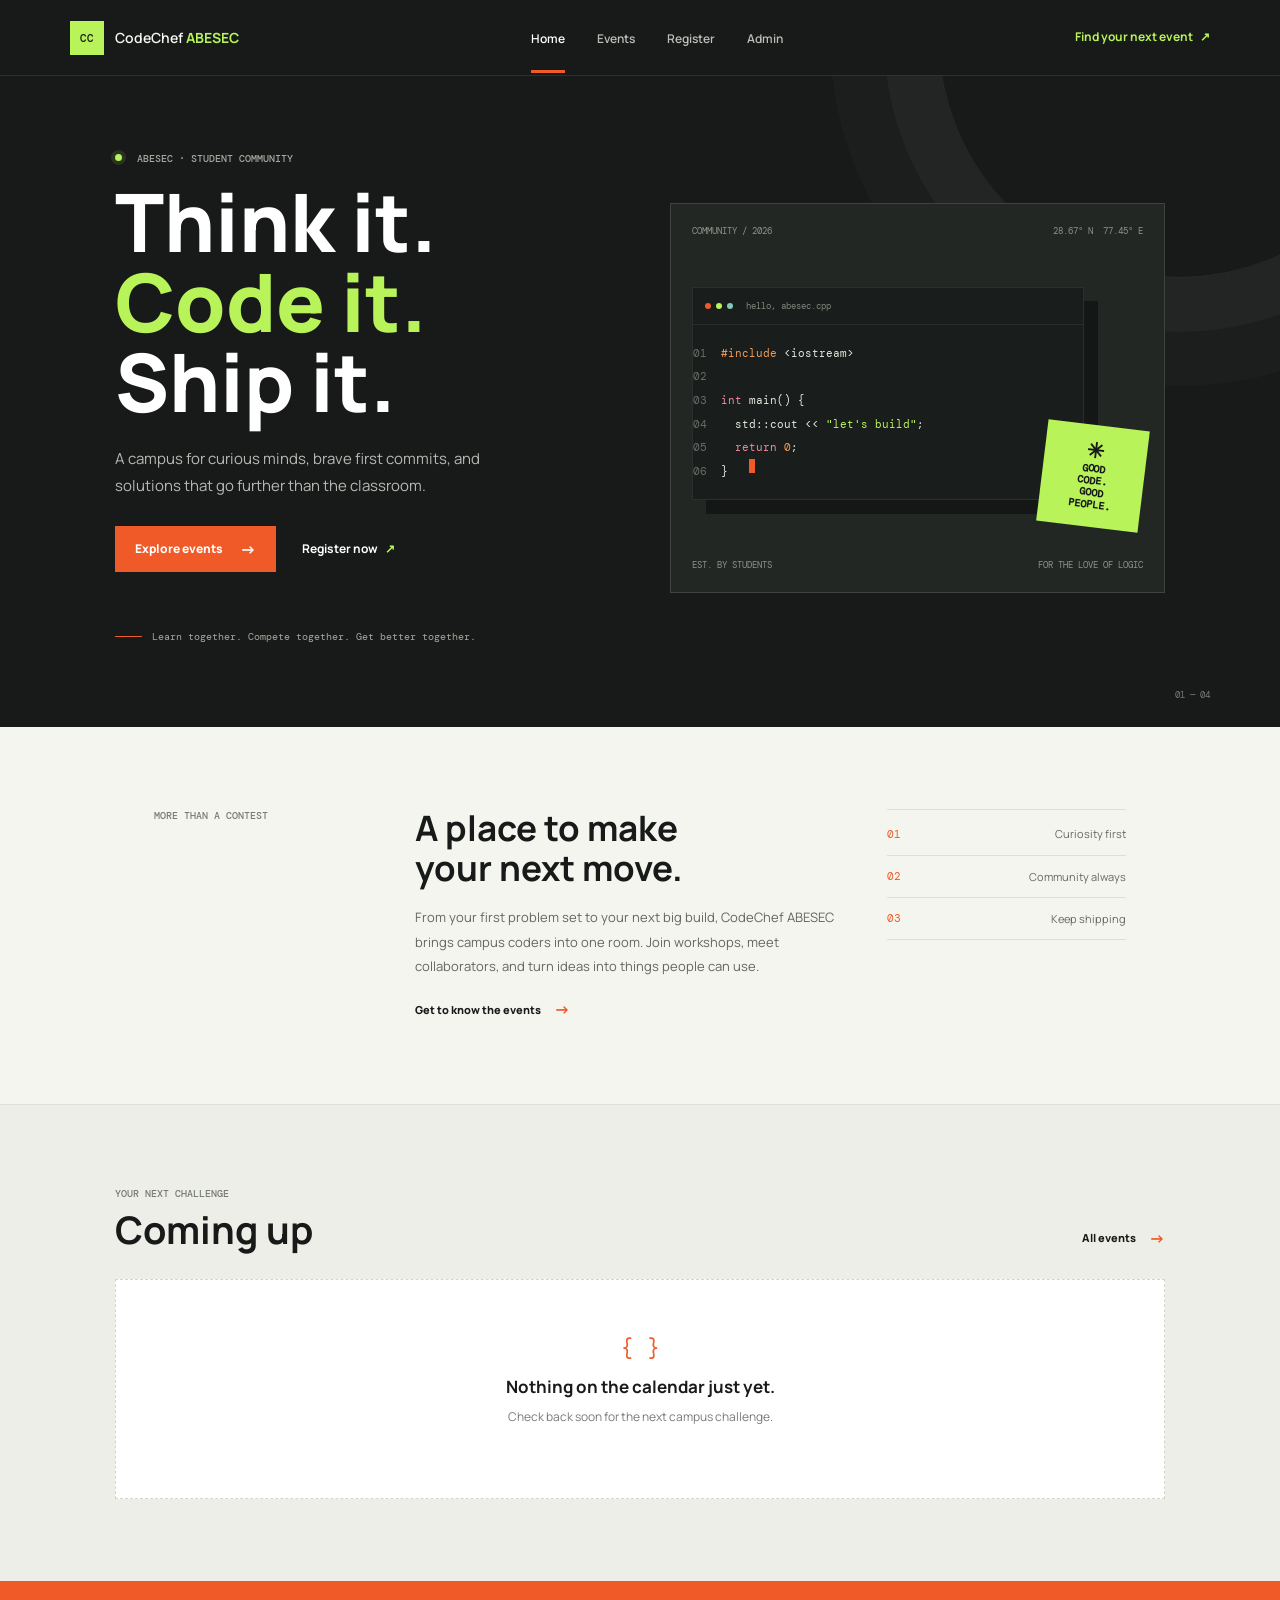
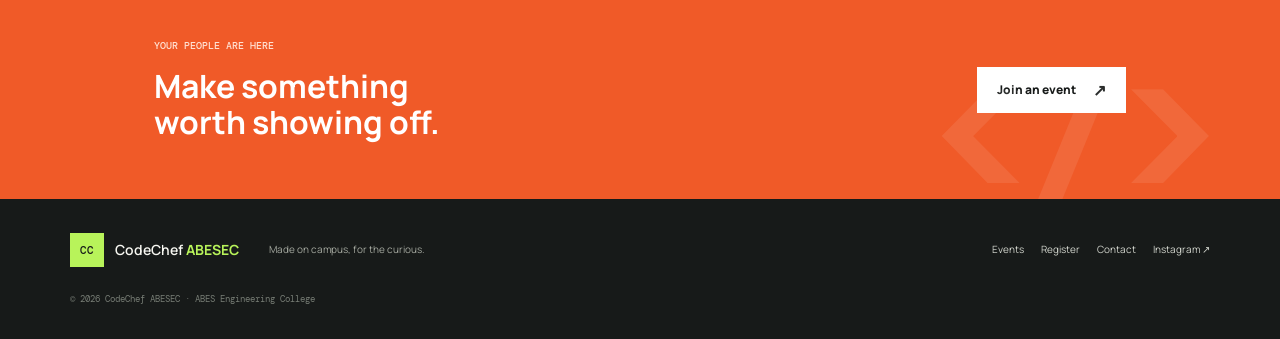
<file: index.html>
<!doctype html>
<html lang="en">
<head>
  <meta charset="utf-8">
  <meta name="viewport" content="width=device-width, initial-scale=1">
  <meta name="theme-color" content="#171a19">
  <meta name="description" content="Meet the CodeChef ABESEC community, explore campus coding events, and find your next challenge.">
  <title>CodeChef ABESEC | Build, Compete, Belong</title>
  <link rel="stylesheet" href="style.css">
  <script src="script.js" defer></script>
</head>
<body data-page="home">
  <header class="site-header">
    <a class="brand" href="index.html" aria-label="CodeChef ABESEC home"><span class="brand-mark">CC</span><span>CodeChef <b>ABESEC</b></span></a>
    <nav class="main-nav" aria-label="Main navigation">
      <a class="active" href="index.html" aria-current="page">Home</a><a href="events.html">Events</a><a href="register.html">Register</a><a href="admin.html">Admin</a>
    </nav>
    <a class="header-cta" href="events.html">Find your next event <span aria-hidden="true">↗</span></a>
  </header>
  <main>
    <section class="hero">
      <div class="hero-copy">
        <p class="eyebrow"><span class="status-dot"></span> ABESEC · STUDENT COMMUNITY</p>
        <h1>Think it.<br><span>Code it.</span><br>Ship it.</h1>
        <p class="hero-intro">A campus for curious minds, brave first commits, and solutions that go further than the classroom.</p>
        <div class="hero-actions"><a class="button button-primary" href="events.html">Explore events <span aria-hidden="true">→</span></a><a class="text-link" href="register.html">Register now <span aria-hidden="true">↗</span></a></div>
        <div class="hero-note"><span class="note-rule"></span><span>Learn together. Compete together. Get better together.</span></div>
      </div>
      <div class="hero-art" aria-label="A glimpse of the CodeChef ABESEC community">
        <div class="art-top"><span>COMMUNITY / 2026</span><span>28.67° N&nbsp; 77.45° E</span></div>
        <div class="code-window"><div class="window-dots"><i></i><i></i><i></i><span>hello, abesec.cpp</span></div><pre><span class="code-muted">01</span>  <b class="code-orange">#include</b> &lt;iostream&gt;
<span class="code-muted">02</span>
<span class="code-muted">03</span>  <b class="code-pink">int</b> main() {
<span class="code-muted">04</span>    std::cout &lt;&lt; <b class="code-green">"let's build"</b>;
<span class="code-muted">05</span>    <b class="code-pink">return</b> <b class="code-orange">0</b>;
<span class="code-muted">06</span>  }</pre><div class="code-cursor"></div></div>
        <div class="art-sticker"><span class="sticker-star">✳</span><span>GOOD<br>CODE.<br>GOOD<br>PEOPLE.</span></div>
        <div class="art-caption"><span>EST. BY STUDENTS</span><span>FOR THE LOVE OF LOGIC</span></div>
      </div>
      <div class="hero-index" aria-hidden="true">01 — 04</div>
    </section>
    <section class="intro-band" aria-labelledby="intro-title">
      <p class="eyebrow">MORE THAN A CONTEST</p><div><h2 id="intro-title">A place to make<br>your next move.</h2><p>From your first problem set to your next big build, CodeChef ABESEC brings campus coders into one room. Join workshops, meet collaborators, and turn ideas into things people can use.</p><a class="under-link" href="events.html">Get to know the events <span aria-hidden="true">→</span></a></div>
      <div class="intro-stats"><div><strong>01</strong><span>Curiosity first</span></div><div><strong>02</strong><span>Community always</span></div><div><strong>03</strong><span>Keep shipping</span></div></div>
    </section>
    <section class="section-block home-events" aria-labelledby="upcoming-title">
      <div class="section-heading"><div><p class="eyebrow">YOUR NEXT CHALLENGE</p><h2 id="upcoming-title">Coming up</h2></div><a class="under-link" href="events.html">All events <span aria-hidden="true">→</span></a></div>
      <div id="homeFeatured" class="featured-slot"></div>
      <div id="homeUpcoming" class="event-grid event-grid-home"></div>
      <div id="homeEmpty" class="empty-state" hidden><span class="empty-mark">{ }</span><h3>Nothing on the calendar just yet.</h3><p>Check back soon for the next campus challenge.</p></div>
    </section>
    <section class="join-band"><div><p class="eyebrow">YOUR PEOPLE ARE HERE</p><h2>Make something<br>worth showing off.</h2></div><a class="button button-light" href="register.html">Join an event <span aria-hidden="true">↗</span></a><span class="join-mark" aria-hidden="true">&lt;/&gt;</span></section>
  </main>
  <footer class="site-footer"><a class="brand brand-footer" href="index.html"><span class="brand-mark">CC</span><span>CodeChef <b>ABESEC</b></span></a><p>Made on campus, for the curious.</p><div class="footer-links"><a href="events.html">Events</a><a href="register.html">Register</a><a href="mailto:codechef@abes.ac.in">Contact</a><a href="https://www.instagram.com/" target="_blank" rel="noreferrer">Instagram ↗</a></div><small>© 2026 CodeChef ABESEC · ABES Engineering College</small></footer>
</body>
</html>
</file>
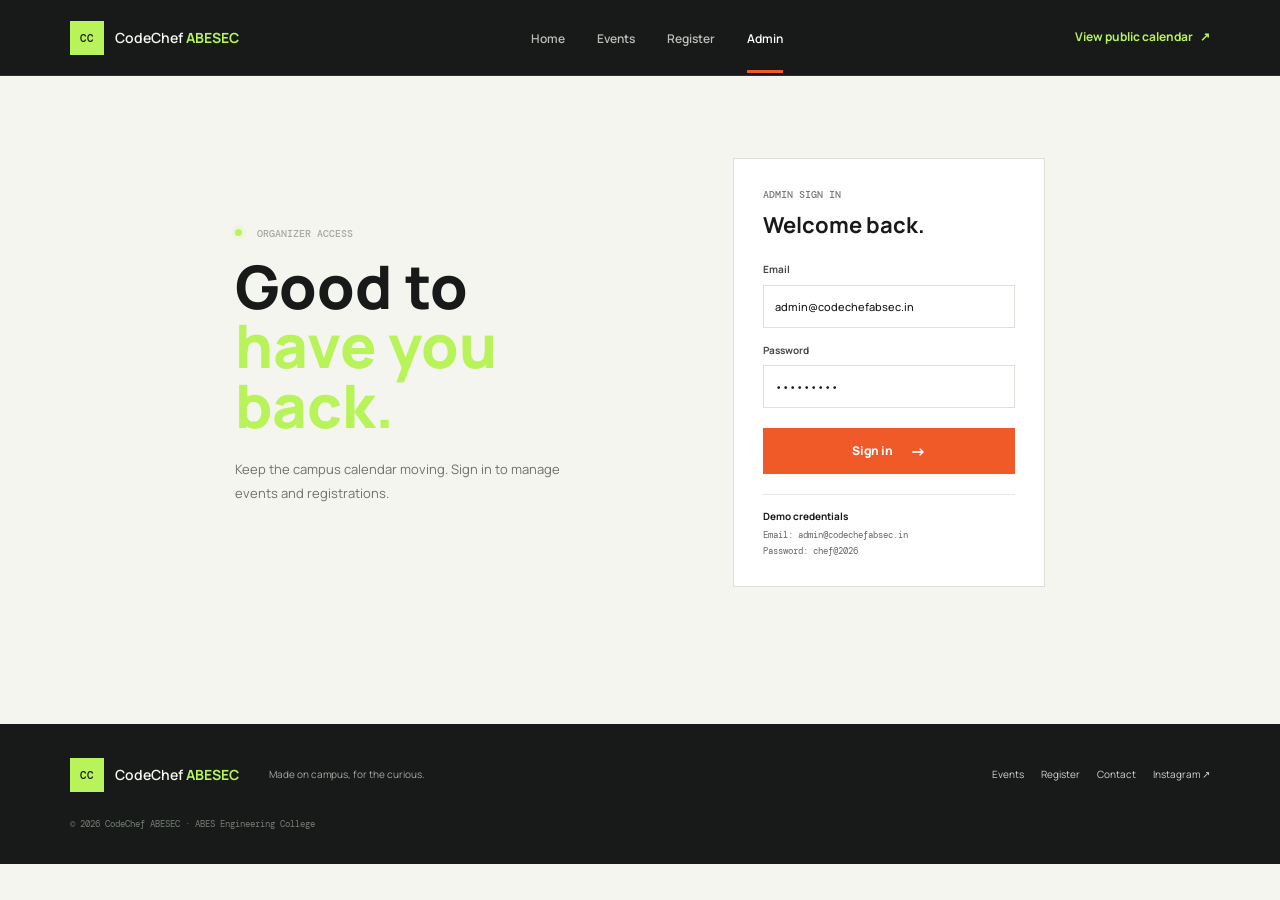
<file: admin.html>
<!doctype html>
<html lang="en">
<head>
  <meta charset="utf-8">
  <meta name="viewport" content="width=device-width, initial-scale=1">
  <meta name="theme-color" content="#171a19">
  <meta name="description" content="Manage CodeChef ABESEC events and student registrations.">
  <title>Admin | CodeChef ABESEC</title>
  <link rel="stylesheet" href="style.css">
  <script src="script.js" defer></script>
</head>
<body data-page="admin">
  <header class="site-header">
    <a class="brand" href="index.html" aria-label="CodeChef ABESEC home"><span class="brand-mark">CC</span><span>CodeChef <b>ABESEC</b></span></a>
    <nav class="main-nav" aria-label="Main navigation"><a href="index.html">Home</a><a href="events.html">Events</a><a href="register.html">Register</a><a class="active" href="admin.html" aria-current="page">Admin</a></nav>
    <a class="header-cta" href="events.html">View public calendar <span aria-hidden="true">↗</span></a>
  </header>
  <main class="admin-main">
    <section id="adminLogin" class="admin-login section-block">
      <div class="admin-login-copy"><p class="eyebrow"><span class="status-dot"></span> ORGANIZER ACCESS</p><h1>Good to<br><span>have you back.</span></h1><p>Keep the campus calendar moving. Sign in to manage events and registrations.</p></div>
      <form id="adminLoginForm" class="login-panel"><p class="eyebrow">ADMIN SIGN IN</p><h2>Welcome back.</h2><label class="field"><span>Email</span><input name="email" type="email" autocomplete="username" required value="admin@codechefabsec.in"></label><label class="field"><span>Password</span><input name="password" type="password" autocomplete="current-password" required value="chef@2026"></label><p id="loginError" class="form-error" role="alert" hidden>Those credentials didn’t match. Please try again.</p><button class="button button-primary submit-button" type="submit">Sign in <span aria-hidden="true">→</span></button><div class="demo-credentials"><strong>Demo credentials</strong><span>Email: admin@codechefabsec.in</span><span>Password: chef@2026</span></div></form>
    </section>
    <section id="adminDashboard" class="admin-dashboard section-block" hidden>
      <div class="admin-heading"><div><p class="eyebrow"><span class="status-dot"></span> ORGANIZER WORKSPACE</p><h1>Event <span>control room.</span></h1></div><button class="button button-outline button-small" id="adminLogout" type="button">Sign out</button></div>
      <div class="stats-grid"><article class="stat-card"><span>TOTAL EVENTS</span><strong id="statEvents">0</strong><i aria-hidden="true">01</i></article><article class="stat-card stat-accent"><span>TOTAL REGISTRATIONS</span><strong id="statRegistrations">0</strong><i aria-hidden="true">02</i></article><article class="stat-card"><span>UPCOMING EVENTS</span><strong id="statUpcoming">0</strong><i aria-hidden="true">03</i></article></div>
      <div class="admin-columns"><section class="admin-panel event-editor-panel"><div class="panel-heading"><div><p class="eyebrow">EVENT MANAGEMENT</p><h2 id="eventFormTitle">Add an event</h2></div><span class="panel-mark" aria-hidden="true">+</span></div>
        <form id="adminEventForm" class="stack-form compact-form"><input type="hidden" name="eventId"><label class="field"><span>Event name <b>*</b></span><input name="name" type="text" required maxlength="100" placeholder="e.g. Weekend Code Jam"></label>
          <div class="field-grid"><label class="field"><span>Category <b>*</b></span><select name="category" required><option value="" disabled selected>Select category</option><option>Competition</option><option>Workshop</option><option>Hackathon</option><option>Talk</option><option>Community</option></select></label><label class="field"><span>Date <b>*</b></span><input name="date" type="date" required></label><label class="field"><span>Time <b>*</b></span><input name="time" type="time" required></label><label class="field"><span>Venue <b>*</b></span><input name="venue" type="text" required maxlength="100" placeholder="e.g. Seminar Hall 2"></label></div>
          <label class="field"><span>Description <b>*</b></span><textarea name="description" rows="3" required maxlength="280" placeholder="What will students learn or experience?"></textarea></label><label class="check-field"><input name="featured" type="checkbox"><span>Feature this event on the home page</span></label><p id="eventFormError" class="form-error" role="alert" hidden></p><div class="form-actions"><button class="button button-primary" type="submit" id="saveEventButton">Add event <span aria-hidden="true">+</span></button><button class="button button-quiet" type="button" id="cancelEdit" hidden>Cancel edit</button></div>
        </form>
      </section>
      <section class="admin-panel event-list-panel"><div class="panel-heading"><div><p class="eyebrow">ON THE CALENDAR</p><h2>Manage events</h2></div><span class="panel-mark" aria-hidden="true">↗</span></div><div id="adminEventList" class="admin-event-list"></div></section></div>
      <section class="admin-panel registrations-panel"><div class="panel-heading registration-heading"><div><p class="eyebrow">WHO’S COMING</p><h2>Registrations <span id="registrationTableCount" class="heading-count">0</span></h2></div><a class="under-link" href="events.html">Public calendar <span aria-hidden="true">↗</span></a></div>
        <div class="registration-filters"><label class="search-field"><span aria-hidden="true">⌕</span><span class="sr-only">Search registrations by name, email, or college</span><input id="registrationSearch" type="search" placeholder="Search name, email, or college" autocomplete="off"></label><label class="select-field"><span class="sr-only">Filter registrations by event</span><select id="registrationEventFilter"><option value="">All events</option></select></label></div>
        <div class="table-wrap"><table class="data-table"><thead><tr><th>STUDENT</th><th>COLLEGE / YEAR</th><th>EVENT</th><th>PHONE</th><th>REGISTERED</th></tr></thead><tbody id="registrationTableBody"></tbody></table><div id="registrationEmpty" class="empty-state table-empty" hidden><span class="empty-mark">{ }</span><h3>No registrations to show.</h3><p>They’ll appear here when students sign up.</p></div></div>
      </section>
    </section>
  </main>
  <footer class="site-footer"><a class="brand brand-footer" href="index.html"><span class="brand-mark">CC</span><span>CodeChef <b>ABESEC</b></span></a><p>Made on campus, for the curious.</p><div class="footer-links"><a href="events.html">Events</a><a href="register.html">Register</a><a href="mailto:codechef@abes.ac.in">Contact</a><a href="https://www.instagram.com/" target="_blank" rel="noreferrer">Instagram ↗</a></div><small>© 2026 CodeChef ABESEC · ABES Engineering College</small></footer>
</body>
</html>
</file>
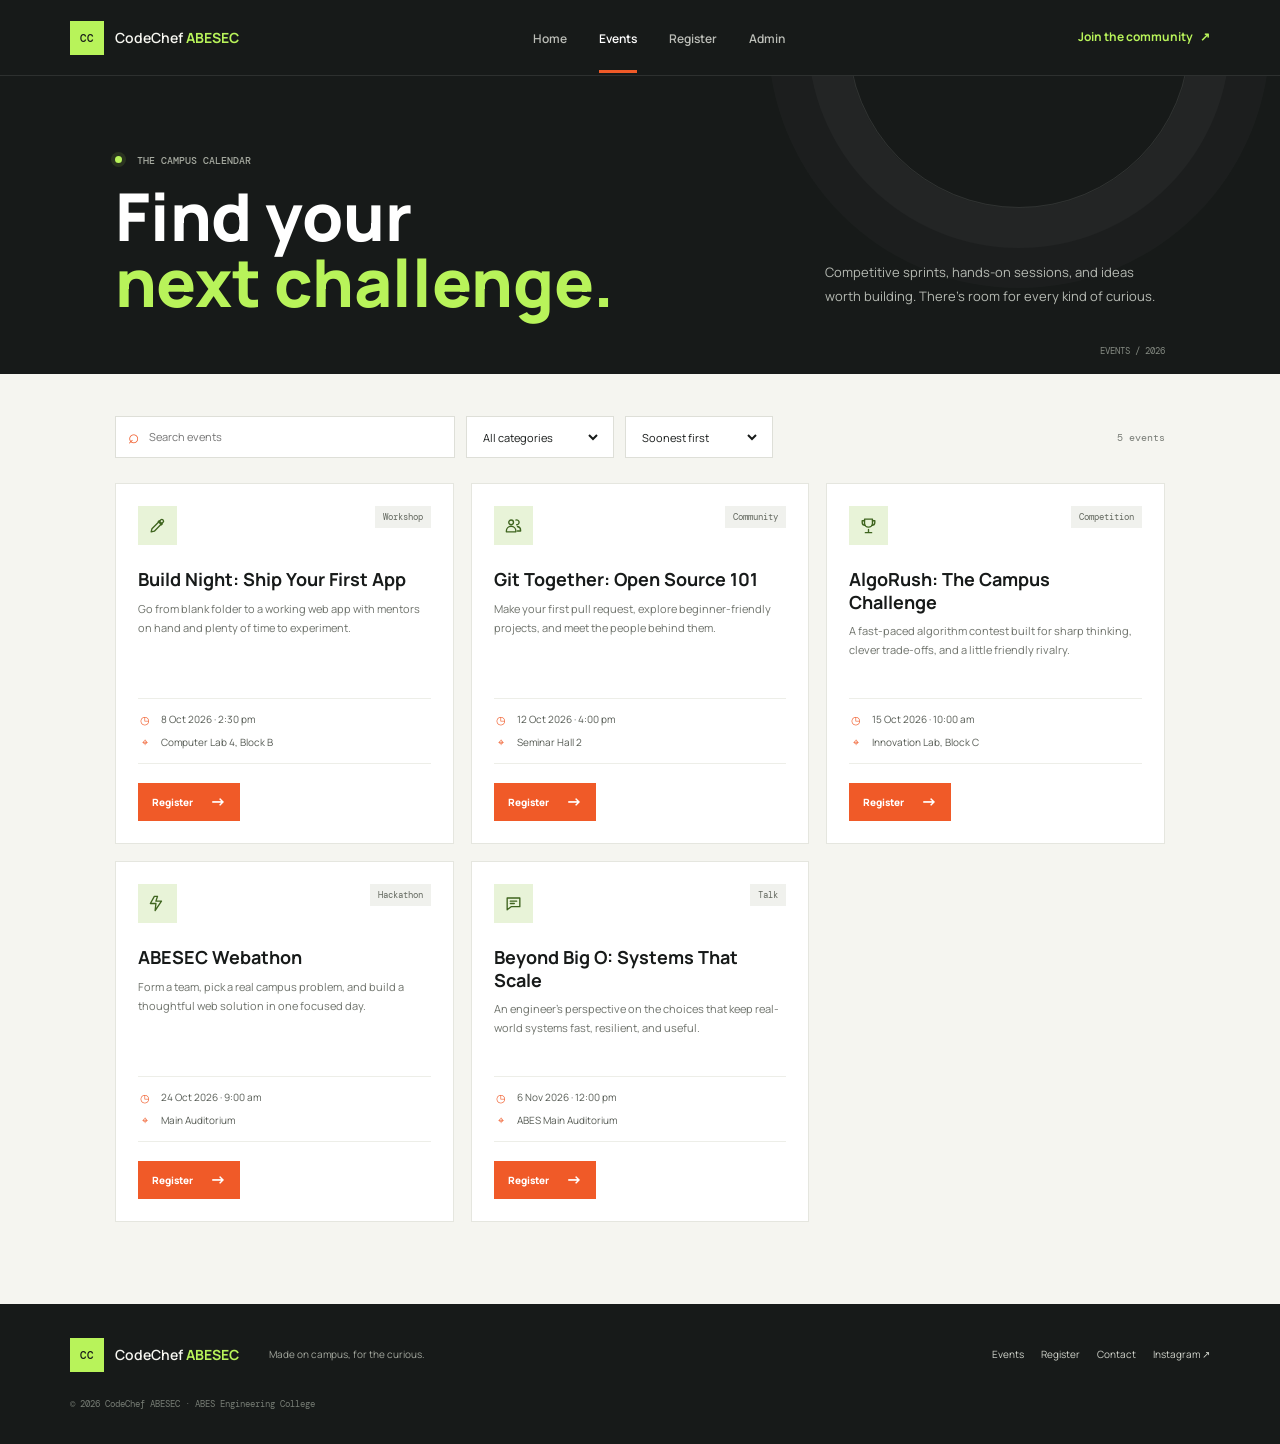
<file: events.html>
<!doctype html>
<html lang="en">
<head>
  <meta charset="utf-8">
  <meta name="viewport" content="width=device-width, initial-scale=1">
  <meta name="theme-color" content="#171a19">
  <meta name="description" content="Browse coding competitions, workshops, and community events at CodeChef ABESEC.">
  <title>Events | CodeChef ABESEC</title>
  <link rel="stylesheet" href="style.css">
  <script src="script.js" defer></script>
</head>
<body data-page="events">
  <header class="site-header">
    <a class="brand" href="index.html" aria-label="CodeChef ABESEC home"><span class="brand-mark">CC</span><span>CodeChef <b>ABESEC</b></span></a>
    <nav class="main-nav" aria-label="Main navigation"><a href="index.html">Home</a><a class="active" href="events.html" aria-current="page">Events</a><a href="register.html">Register</a><a href="admin.html">Admin</a></nav>
    <a class="header-cta" href="register.html">Join the community <span aria-hidden="true">↗</span></a>
  </header>
  <main>
    <section class="page-hero"><div><p class="eyebrow"><span class="status-dot"></span> THE CAMPUS CALENDAR</p><h1>Find your<br><span>next challenge.</span></h1></div><p>Competitive sprints, hands-on sessions, and ideas worth building. There’s room for every kind of curious.</p><div class="page-hero-index">EVENTS / 2026</div></section>
    <section class="events-section section-block">
      <div class="filter-bar" role="search">
        <label class="search-field"><span class="sr-only">Search by event name</span><span aria-hidden="true">⌕</span><input id="eventSearch" type="search" placeholder="Search events" autocomplete="off"></label>
        <label class="select-field"><span class="sr-only">Filter by category</span><select id="categoryFilter"><option value="">All categories</option></select></label>
        <label class="select-field"><span class="sr-only">Sort events</span><select id="eventSort"><option value="date-asc">Soonest first</option><option value="date-desc">Latest first</option><option value="name-asc">Name A–Z</option></select></label>
        <p class="results-count" id="eventCount" aria-live="polite"></p>
      </div>
      <div id="eventGrid" class="event-grid"></div>
      <div id="eventsEmpty" class="empty-state" hidden><span class="empty-mark">{ }</span><h2>No events match that search.</h2><p>Try another name or category, or clear your filters.</p><button class="button button-outline" type="button" id="clearEventFilters">Clear filters</button></div>
    </section>
  </main>
  <footer class="site-footer"><a class="brand brand-footer" href="index.html"><span class="brand-mark">CC</span><span>CodeChef <b>ABESEC</b></span></a><p>Made on campus, for the curious.</p><div class="footer-links"><a href="events.html">Events</a><a href="register.html">Register</a><a href="mailto:codechef@abes.ac.in">Contact</a><a href="https://www.instagram.com/" target="_blank" rel="noreferrer">Instagram ↗</a></div><small>© 2026 CodeChef ABESEC · ABES Engineering College</small></footer>
</body>
</html>
</file>
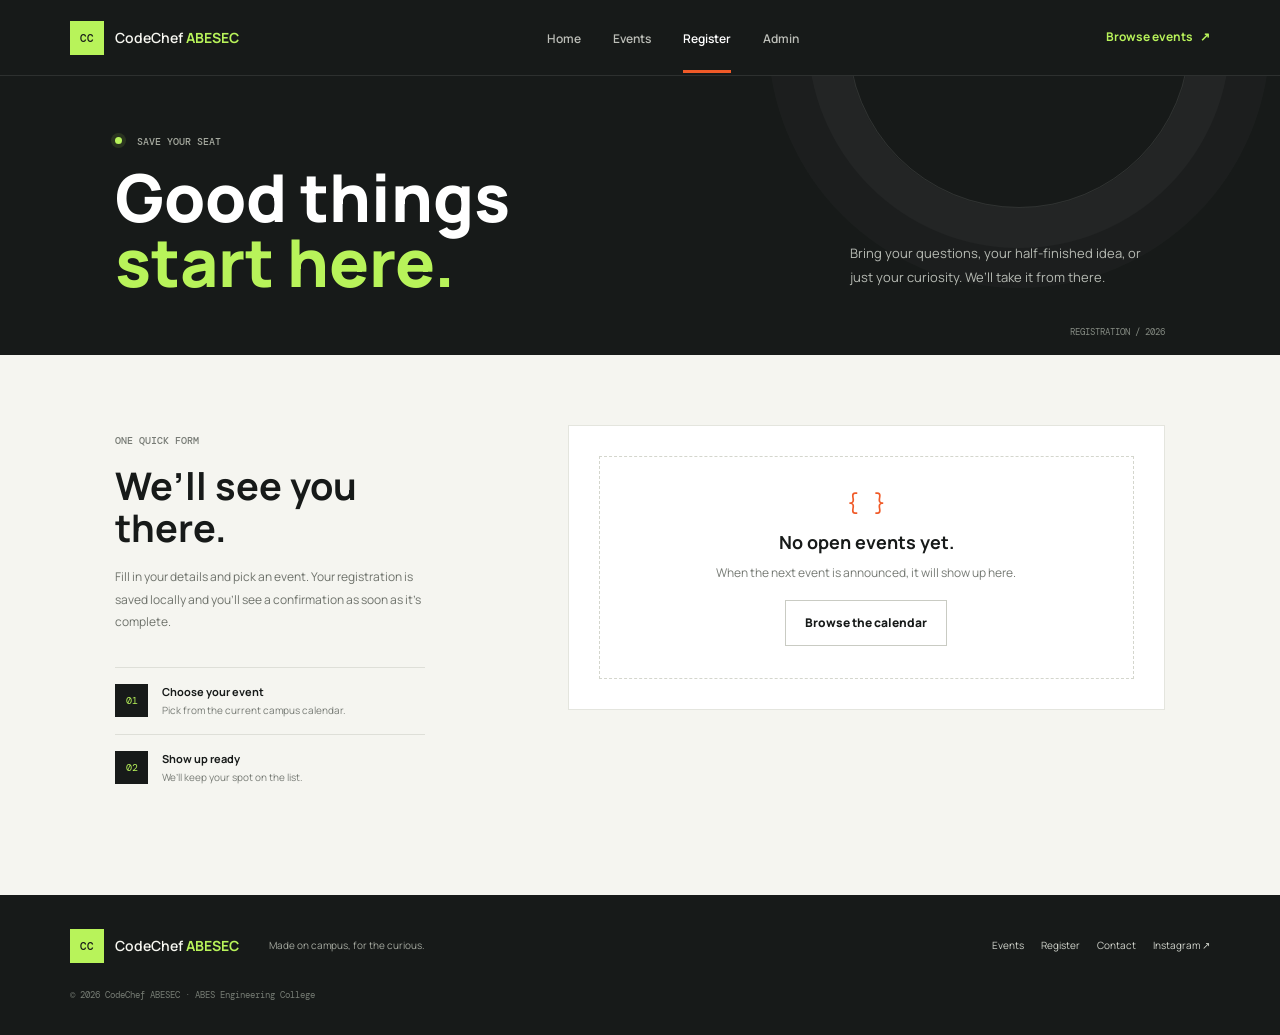
<file: register.html>
<!doctype html>
<html lang="en">
<head>
  <meta charset="utf-8">
  <meta name="viewport" content="width=device-width, initial-scale=1">
  <meta name="theme-color" content="#171a19">
  <meta name="description" content="Save your seat at the next CodeChef ABESEC campus event.">
  <title>Register | CodeChef ABESEC</title>
  <link rel="stylesheet" href="style.css">
  <script src="script.js" defer></script>
</head>
<body data-page="register">
  <header class="site-header">
    <a class="brand" href="index.html" aria-label="CodeChef ABESEC home"><span class="brand-mark">CC</span><span>CodeChef <b>ABESEC</b></span></a>
    <nav class="main-nav" aria-label="Main navigation"><a href="index.html">Home</a><a href="events.html">Events</a><a class="active" href="register.html" aria-current="page">Register</a><a href="admin.html">Admin</a></nav>
    <a class="header-cta" href="events.html">Browse events <span aria-hidden="true">↗</span></a>
  </header>
  <main>
    <section class="page-hero page-hero-compact"><div><p class="eyebrow"><span class="status-dot"></span> SAVE YOUR SEAT</p><h1>Good things<br><span>start here.</span></h1></div><p>Bring your questions, your half-finished idea, or just your curiosity. We’ll take it from there.</p><div class="page-hero-index">REGISTRATION / 2026</div></section>
    <section class="register-layout section-block">
      <aside class="form-aside"><p class="eyebrow">ONE QUICK FORM</p><h2>We’ll see you<br>there.</h2><p>Fill in your details and pick an event. Your registration is saved locally and you’ll see a confirmation as soon as it’s complete.</p><div class="aside-detail"><span class="aside-icon" aria-hidden="true">01</span><div><strong>Choose your event</strong><span>Pick from the current campus calendar.</span></div></div><div class="aside-detail"><span class="aside-icon" aria-hidden="true">02</span><div><strong>Show up ready</strong><span>We’ll keep your spot on the list.</span></div></div></aside>
      <div class="form-panel"><div id="registrationSuccess" class="success-message" role="status" aria-live="polite" hidden><span class="success-icon" aria-hidden="true">✓</span><div><strong>You’re on the list.</strong><p>Your registration has been saved. See you at the event!</p></div></div>
        <form id="registrationForm" class="stack-form">
          <div class="form-heading"><p class="eyebrow">STUDENT REGISTRATION</p><h2>Your details</h2><p>Fields marked <span aria-hidden="true">*</span> are required.</p></div>
          <div class="field-grid"><label class="field"><span>Full name <b>*</b></span><input name="name" type="text" autocomplete="name" placeholder="e.g. Aanya Sharma" required maxlength="80"></label><label class="field"><span>Email address <b>*</b></span><input name="email" type="email" autocomplete="email" placeholder="you@example.com" required maxlength="120"></label>
            <label class="field"><span>College <b>*</b></span><input name="college" type="text" autocomplete="organization" placeholder="College or university" required maxlength="120"></label><label class="field"><span>Year of study <b>*</b></span><select name="year" required><option value="" disabled selected>Select your year</option><option value="1st Year">1st Year</option><option value="2nd Year">2nd Year</option><option value="3rd Year">3rd Year</option><option value="4th Year">4th Year</option><option value="Other">Other</option></select></label>
            <label class="field"><span>Phone number <b>*</b></span><input name="phone" type="tel" autocomplete="tel" inputmode="tel" placeholder="10-digit mobile number" pattern="[0-9+() .-]{7,20}" required maxlength="20"></label><label class="field"><span>Choose an event <b>*</b></span><select name="eventId" id="registrationEvent" required><option value="" disabled selected>Select an event</option></select></label>
          </div>
          <p id="registrationFormError" class="form-error" role="alert" hidden></p>
          <button class="button button-primary submit-button" type="submit">Complete registration <span aria-hidden="true">→</span></button>
          <p class="privacy-note">Your information is used only for this event registration.</p>
        </form>
        <div id="noRegistrationEvents" class="empty-state form-empty" hidden><span class="empty-mark">{ }</span><h2>No open events yet.</h2><p>When the next event is announced, it will show up here.</p><a class="button button-outline" href="events.html">Browse the calendar</a></div>
      </div>
    </section>
  </main>
  <footer class="site-footer"><a class="brand brand-footer" href="index.html"><span class="brand-mark">CC</span><span>CodeChef <b>ABESEC</b></span></a><p>Made on campus, for the curious.</p><div class="footer-links"><a href="events.html">Events</a><a href="register.html">Register</a><a href="mailto:codechef@abes.ac.in">Contact</a><a href="https://www.instagram.com/" target="_blank" rel="noreferrer">Instagram ↗</a></div><small>© 2026 CodeChef ABESEC · ABES Engineering College</small></footer>
</body>
</html>
</file>
<file: style.css>
@import url('https://fonts.googleapis.com/css2?family=DM+Mono:wght@400;500&family=Manrope:wght@400;500;600;700;800&display=swap');

:root {
  color-scheme: light;
  --ink: #171a19;
  --paper: #f5f5f0;
  --white: #fff;
  --muted: #777b75;
  --line: #dedfd8;
  --orange: #f05a28;
  --orange-dark: #d94619;
  --green: #b8f35a;
  --pale-green: #e8f3d8;
  --serif: Georgia, 'Times New Roman', serif;
  --sans: 'Manrope', 'Segoe UI', sans-serif;
  --mono: 'DM Mono', Consolas, monospace;
}
* { box-sizing: border-box; }
html { scroll-behavior: smooth; }
body { margin: 0; background: var(--paper); color: var(--ink); font-family: var(--sans); font-size: 15px; line-height: 1.55; }
a { color: inherit; text-decoration: none; }
button, input, select, textarea { font: inherit; }
button, a, input, select, textarea { -webkit-tap-highlight-color: transparent; }
button:focus-visible, a:focus-visible, input:focus-visible, select:focus-visible, textarea:focus-visible { outline: 3px solid #f05a2880; outline-offset: 3px; }
[hidden] { display: none !important; }
.sr-only { position: absolute; width: 1px; height: 1px; padding: 0; margin: -1px; overflow: hidden; clip: rect(0,0,0,0); white-space: nowrap; border: 0; }
.site-header { min-height: 76px; padding: 0 max(5.5vw, calc((100vw - 1280px) / 2)); display: flex; align-items: center; justify-content: space-between; gap: 28px; background: var(--ink); color: #f7f7f1; border-bottom: 1px solid #ffffff18; }
.brand { display: inline-flex; align-items: center; gap: 11px; font-size: 14px; font-weight: 600; white-space: nowrap; }
.brand b { color: var(--green); font-weight: 700; }
.brand-mark { width: 34px; height: 34px; display: grid; place-items: center; color: var(--ink); background: var(--green); font: 500 11px var(--mono); letter-spacing: 0; }
.main-nav { display: flex; align-items: center; gap: 32px; }
.main-nav a { position: relative; padding: 28px 0 25px; color: #bcbeb8; font-size: 12px; font-weight: 600; transition: color .18s ease; }
.main-nav a:hover, .main-nav a.active { color: var(--white); }
.main-nav a.active::after { content: ''; position: absolute; bottom: 0; left: 0; width: 100%; height: 3px; background: var(--orange); }
.header-cta { color: var(--green); font-size: 12px; font-weight: 700; white-space: nowrap; }
.header-cta span { margin-left: 5px; }
.hero { position: relative; min-height: 610px; padding: 76px max(9vw, calc((100vw - 1120px) / 2)) 84px; display: grid; grid-template-columns: 1fr 1fr; align-items: center; gap: 60px; overflow: hidden; background: var(--ink); color: var(--white); }
.hero::after { content: ''; position: absolute; width: 480px; height: 480px; right: -140px; top: -280px; border: 1px solid #ffffff12; border-radius: 50%; box-shadow: 0 0 0 54px #ffffff08, 0 0 0 108px #ffffff05; pointer-events: none; }
.hero-copy { position: relative; z-index: 1; animation: rise-in .6s ease both; }
.eyebrow { margin: 0 0 17px; color: var(--muted); font: 500 10px var(--mono); letter-spacing: 0; }
.hero .eyebrow, .page-hero .eyebrow, .admin-login-copy .eyebrow { color: #a5a99f; }
.status-dot { display: inline-block; width: 7px; height: 7px; margin: 0 9px 1px 0; border-radius: 50%; background: var(--green); box-shadow: 0 0 0 4px #b8f35a1e; }
h1, h2, h3, p { margin-top: 0; }
.hero h1, .page-hero h1, .admin-login-copy h1, .admin-heading h1 { margin: 0; font-size: clamp(48px, 6.3vw, 82px); line-height: .99; letter-spacing: 0; font-weight: 800; }
.hero h1 span, .page-hero h1 span, .admin-login-copy h1 span, .admin-heading h1 span { color: var(--green); }
.hero-intro { max-width: 400px; margin: 24px 0 27px; color: #b6bab3; font-size: 15px; line-height: 1.8; }
.hero-actions { display: flex; align-items: center; gap: 26px; flex-wrap: wrap; }
.button { min-height: 46px; display: inline-flex; justify-content: center; align-items: center; gap: 17px; padding: 0 19px; border: 1px solid transparent; cursor: pointer; font-size: 12px; line-height: 1.2; font-weight: 800; transition: transform .18s ease, background .18s ease, border-color .18s ease; }
.button:hover { transform: translateY(-2px); }
.button-primary { background: var(--orange); color: var(--white); }
.button-primary:hover { background: var(--orange-dark); }
.button-primary span, .button-light span { font-size: 16px; }
.text-link { color: var(--white); font-size: 12px; font-weight: 700; }
.text-link span { margin-left: 5px; color: var(--green); }
.hero-note { display: flex; align-items: center; gap: 10px; margin-top: 58px; color: #a5a99f; font: 10px var(--mono); }
.note-rule { width: 27px; height: 1px; background: var(--orange); }
.hero-art { position: relative; z-index: 1; min-height: 390px; padding: 21px; display: flex; flex-direction: column; justify-content: space-between; overflow: hidden; background: #222724; border: 1px solid #ffffff20; animation: rise-in .75s .1s ease both; }
.art-top, .art-caption { display: flex; justify-content: space-between; color: #8c9389; font: 9px var(--mono); }
.code-window { position: relative; width: 87%; margin: 14px 0 18px; padding: 0 0 15px; background: #191d1b; border: 1px solid #ffffff13; box-shadow: 14px 14px 0 #141715; }
.window-dots { height: 37px; padding: 0 12px; display: flex; align-items: center; gap: 5px; border-bottom: 1px solid #ffffff12; color: #81877f; font: 9px var(--mono); }
.window-dots i { width: 6px; height: 6px; display: block; border-radius: 50%; background: #f05a28; }
.window-dots i:nth-child(2) { background: #b8f35a; }.window-dots i:nth-child(3) { background: #83c9b3; }.window-dots span { margin-left: 8px; }
.code-window pre { margin: 17px 0 0; color: #e4e8df; font: 11px/2.15 var(--mono); white-space: pre-wrap; }
.code-muted { color: #686f68; }.code-orange { color: #f49c55; font-weight: 400; }.code-pink { color: #ef8b9d; font-weight: 400; }.code-green { color: var(--green); font-weight: 400; }
.code-cursor { position: absolute; left: 56px; bottom: 26px; width: 6px; height: 14px; background: var(--orange); animation: blink 1.05s steps(2) infinite; }
.art-sticker { position: absolute; right: 20px; bottom: 65px; width: 102px; height: 102px; display: flex; flex-direction: column; justify-content: center; align-items: center; gap: 1px; transform: rotate(7deg); background: var(--green); color: var(--ink); font: 700 10px/1.2 var(--mono); text-align: center; }
.sticker-star { font-size: 21px; line-height: 1; }.art-caption { margin-top: 5px; }
.hero-index { position: absolute; right: 5.5vw; bottom: 26px; color: #767c74; font: 9px var(--mono); }
.intro-band { padding: 82px max(12vw, calc((100vw - 1080px) / 2)); display: grid; grid-template-columns: .7fr 1.4fr .8fr; gap: 52px; align-items: start; border-bottom: 1px solid var(--line); }
.intro-band h2, .section-heading h2, .join-band h2, .form-aside h2 { margin: 0 0 17px; font-size: 35px; line-height: 1.12; letter-spacing: 0; }
.intro-band > div:nth-child(2) > p { max-width: 510px; margin-bottom: 18px; color: #62665f; font-size: 13px; line-height: 1.9; }
.under-link { display: inline-flex; gap: 13px; align-items: center; font-size: 11px; font-weight: 800; }
.under-link span { color: var(--orange); font-size: 16px; transition: transform .18s ease; }
.under-link:hover span { transform: translateX(3px); }
.intro-stats { padding-top: 3px; border-top: 1px solid var(--line); }
.intro-stats div { padding: 12px 0; display: flex; align-items: center; justify-content: space-between; border-bottom: 1px solid var(--line); }
.intro-stats strong { color: var(--orange); font: 11px var(--mono); }.intro-stats span { color: #656961; font-size: 11px; }
.section-block { padding: 82px max(9vw, calc((100vw - 1120px) / 2)); }
.section-heading { margin-bottom: 29px; display: flex; align-items: end; justify-content: space-between; gap: 20px; }
.section-heading .eyebrow { margin-bottom: 8px; }.section-heading h2 { margin: 0; font-size: 38px; }
.home-events { background: #edeee8; }
.featured-slot:empty { display: none; }
.featured-card { min-height: 218px; margin-bottom: 17px; padding: 30px 34px; display: grid; grid-template-columns: 1fr auto; align-items: center; gap: 25px; background: var(--ink); color: var(--white); }
.featured-card .eyebrow { color: var(--green); }.featured-card h3 { margin: 0 0 9px; font-size: 26px; }.featured-card p:not(.eyebrow) { max-width: 540px; margin: 0; color: #b3b8b0; font-size: 12px; line-height: 1.8; }
.featured-meta { display: flex; gap: 20px; margin-top: 19px; color: #b3b8b0; font: 10px var(--mono); }.featured-action { display: flex; flex-direction: column; align-items: end; gap: 18px; }.featured-label { color: var(--green); font: 10px var(--mono); }
.event-grid { display: grid; grid-template-columns: repeat(3, minmax(0, 1fr)); gap: 17px; }
.event-grid-home { grid-template-columns: repeat(2, minmax(0, 1fr)); }
.event-card { position: relative; min-width: 0; padding: 22px; display: flex; flex-direction: column; background: var(--white); border: 1px solid #e5e6df; transition: transform .2s ease, box-shadow .2s ease; animation: rise-in .4s ease both; }
.event-card:hover { transform: translateY(-4px); box-shadow: 0 12px 26px #171a1910; }
.event-card-top { display: flex; justify-content: space-between; align-items: start; gap: 12px; margin-bottom: 23px; }
.event-icon { width: 39px; height: 39px; display: grid; place-items: center; background: var(--pale-green); color: #3e641e; }
.event-icon svg { width: 19px; height: 19px; stroke: currentColor; fill: none; stroke-width: 1.7; stroke-linecap: round; stroke-linejoin: round; }
.category-tag { padding: 5px 8px; background: #f0f1ed; color: #646960; font: 9px var(--mono); }
.event-card h3 { margin: 0 0 8px; font-size: 18px; line-height: 1.25; }.event-card .event-description { min-height: 57px; margin: 0 0 20px; color: #6e726b; font-size: 11px; line-height: 1.75; }
.event-meta-list { margin: auto 0 19px; padding: 13px 0; display: grid; gap: 7px; border-top: 1px solid #edeee8; border-bottom: 1px solid #edeee8; color: #565b54; font-size: 10px; }
.event-meta-list span { display: flex; gap: 9px; align-items: center; }.meta-symbol { width: 14px; color: var(--orange); font: 11px var(--mono); text-align: center; }
.event-card .button { align-self: start; min-height: 38px; padding: 0 13px; font-size: 10px; }
.empty-state { padding: 54px 20px; text-align: center; background: #fff; border: 1px dashed #d4d6cd; }.empty-mark { display: block; margin-bottom: 12px; color: var(--orange); font: 21px var(--mono); }.empty-state h2, .empty-state h3 { margin: 0 0 7px; font-size: 17px; }.empty-state p { margin: 0 0 18px; color: var(--muted); font-size: 12px; }
.join-band { position: relative; padding: 58px max(12vw, calc((100vw - 1080px) / 2)); display: flex; justify-content: space-between; align-items: center; overflow: hidden; background: var(--orange); color: var(--white); }
.join-band .eyebrow { color: #ffe0d2; }.join-band h2 { margin: 0; font-size: 32px; }.button-light { background: var(--white); color: var(--ink); }.button-light:hover { background: var(--green); }.join-mark { position: absolute; right: 5vw; bottom: -46px; color: #ffffff16; font: 900 160px var(--mono); }
.site-footer { min-height: 140px; padding: 27px max(5.5vw, calc((100vw - 1280px) / 2)); display: grid; grid-template-columns: auto 1fr auto; align-items: center; gap: 13px 30px; background: var(--ink); color: #f7f7f1; }
.brand-footer { grid-column: 1; }.site-footer > p { grid-column: 2; margin: 0; color: #a4a89f; font-size: 10px; }.footer-links { grid-column: 3; display: flex; gap: 17px; color: #d1d4cc; font-size: 10px; }.footer-links a:hover { color: var(--green); }.site-footer small { grid-column: 1 / -1; color: #777d75; font: 9px var(--mono); }
.page-hero { position: relative; min-height: 298px; padding: 59px max(9vw, calc((100vw - 1120px) / 2)); display: flex; align-items: end; justify-content: space-between; gap: 50px; overflow: hidden; background: var(--ink); color: var(--white); }
.page-hero::after { content: ''; position: absolute; width: 340px; height: 340px; right: 7%; top: -210px; border: 1px solid #ffffff1c; border-radius: 50%; box-shadow: 0 0 0 40px #ffffff08, 0 0 0 80px #ffffff05; }
.page-hero > div:first-child, .page-hero > p { position: relative; z-index: 1; }.page-hero h1 { font-size: clamp(43px, 5.3vw, 66px); }.page-hero > p { max-width: 340px; margin: 0 0 7px; color: #b6bab3; font-size: 13px; line-height: 1.85; }.page-hero-index { position: absolute; right: max(9vw, calc((100vw - 1120px) / 2)); bottom: 17px; color: #858b83; font: 9px var(--mono); }.page-hero-compact { min-height: 270px; }
.events-section { padding-top: 42px; }.filter-bar { margin-bottom: 25px; display: flex; align-items: center; gap: 11px; flex-wrap: wrap; }.search-field, .select-field { min-height: 42px; display: flex; align-items: center; gap: 10px; padding: 0 12px; background: var(--white); border: 1px solid var(--line); }.search-field { width: min(340px, 100%); }.search-field > span:not(.sr-only) { color: var(--orange); font-size: 19px; }.search-field input, .select-field select { width: 100%; padding: 0; border: 0; outline: 0; background: transparent; color: var(--ink); font-size: 11px; }.search-field input:focus-visible, .select-field select:focus-visible { outline: 0; }.select-field { min-width: 148px; }.select-field select { min-height: 40px; cursor: pointer; }.results-count { margin: 0 0 0 auto; color: var(--muted); font: 10px var(--mono); }
.page-hero-compact > p { max-width: 315px; }.register-layout { display: grid; grid-template-columns: .75fr 1.25fr; gap: 9%; align-items: start; padding-top: 70px; padding-bottom: 95px; }.form-aside { padding-top: 9px; }.form-aside h2 { font-size: 38px; }.form-aside > p:not(.eyebrow) { max-width: 310px; margin-bottom: 33px; color: #6e726b; font-size: 12px; line-height: 1.9; }.aside-detail { max-width: 310px; padding: 15px 0; display: flex; align-items: center; gap: 14px; border-top: 1px solid var(--line); }.aside-icon { width: 33px; height: 33px; display: grid; place-items: center; background: var(--ink); color: var(--green); font: 10px var(--mono); }.aside-detail div { display: grid; gap: 3px; }.aside-detail strong { font-size: 11px; }.aside-detail div span { color: var(--muted); font-size: 10px; }
.form-panel { padding: 30px; background: var(--white); border: 1px solid #e4e5de; }.form-heading { margin-bottom: 22px; }.form-heading .eyebrow { margin-bottom: 7px; }.form-heading h2, .login-panel h2 { margin: 0 0 5px; font-size: 22px; }.form-heading > p:last-child { margin: 0; color: var(--muted); font-size: 10px; }.form-heading > p:last-child span, .field b { color: var(--orange); }
.field-grid { display: grid; grid-template-columns: repeat(2, minmax(0, 1fr)); gap: 16px 13px; }.field { min-width: 0; display: grid; gap: 7px; color: #454a43; font-size: 10px; font-weight: 700; }.field input, .field select, .field textarea { width: 100%; min-height: 43px; padding: 0 11px; border: 1px solid #dfe1d9; border-radius: 0; background: #fff; color: var(--ink); font-size: 11px; font-weight: 500; }.field textarea { padding-top: 10px; resize: vertical; }.field input::placeholder, .field textarea::placeholder { color: #a1a49d; }.stack-form > .field, .compact-form > .field { margin-top: 15px; }.submit-button { width: 100%; margin-top: 22px; }.privacy-note { margin: 12px 0 0; color: #858980; font-size: 9px; text-align: center; }.form-error { margin: 12px 0 0; color: #a52f1a; font-size: 11px; }.success-message { margin-bottom: 21px; padding: 13px; display: flex; align-items: start; gap: 11px; background: var(--pale-green); border-left: 3px solid #6d9f32; }.success-icon { width: 23px; height: 23px; display: grid; place-items: center; flex: 0 0 auto; border-radius: 50%; background: #6d9f32; color: white; font-size: 13px; }.success-message strong { font-size: 12px; }.success-message p { margin: 2px 0 0; color: #53604a; font-size: 10px; }.form-empty { padding: 32px 15px; }.form-empty h2 { font-size: 18px; }
.admin-main { min-height: 72vh; }.admin-login { max-width: 1040px; min-height: 580px; margin: auto; display: grid; grid-template-columns: 1fr .75fr; align-items: center; gap: 10%; }.admin-login-copy h1 { font-size: 60px; }.admin-login-copy > p:last-child { max-width: 360px; margin-top: 23px; color: #6e726b; font-size: 13px; line-height: 1.8; }.login-panel { padding: 29px; background: var(--white); border: 1px solid var(--line); }.login-panel > .eyebrow { margin-bottom: 7px; }.login-panel h2 { margin-bottom: 20px; }.login-panel .field + .field { margin-top: 15px; }.login-panel .submit-button { margin-top: 20px; }.demo-credentials { margin-top: 20px; padding-top: 14px; display: grid; gap: 4px; border-top: 1px solid #e6e7e0; color: #646960; font: 9px var(--mono); }.demo-credentials strong { margin-bottom: 2px; color: var(--ink); font: 700 10px var(--sans); }
.admin-dashboard { padding-top: 57px; }.admin-heading { margin-bottom: 28px; display: flex; align-items: end; justify-content: space-between; gap: 20px; }.admin-heading .eyebrow { margin-bottom: 8px; }.admin-heading h1 { font-size: 43px; }.admin-heading h1 span { color: var(--orange); }.button-small { min-height: 37px; padding: 0 13px; font-size: 10px; }.button-outline { border-color: #c9cbc3; background: transparent; color: var(--ink); }.button-outline:hover { border-color: var(--ink); background: var(--white); }.button-quiet { border-color: transparent; background: transparent; color: #686c65; }.button-quiet:hover { background: #f0f1eb; }
.stats-grid { margin-bottom: 24px; display: grid; grid-template-columns: repeat(3, minmax(0, 1fr)); gap: 13px; }.stat-card { position: relative; min-height: 115px; padding: 19px; display: flex; flex-direction: column; gap: 6px; overflow: hidden; background: var(--white); border: 1px solid var(--line); }.stat-card > span { color: #6e726b; font: 9px var(--mono); }.stat-card strong { font-size: 31px; line-height: 1; }.stat-card i { position: absolute; right: 16px; bottom: 10px; color: #e3e5dc; font: normal 29px var(--serif); }.stat-accent { background: var(--green); border-color: var(--green); }.stat-accent > span { color: #354326; }.stat-accent i { color: #91c438; }
.admin-columns { display: grid; grid-template-columns: .9fr 1.1fr; gap: 15px; align-items: start; }.admin-panel { min-width: 0; padding: 22px; background: var(--white); border: 1px solid var(--line); }.panel-heading { margin-bottom: 20px; display: flex; align-items: center; justify-content: space-between; gap: 12px; }.panel-heading .eyebrow { margin-bottom: 4px; }.panel-heading h2 { margin: 0; font-size: 19px; }.panel-mark { width: 31px; height: 31px; display: grid; place-items: center; background: var(--ink); color: var(--green); font: 15px var(--mono); }.compact-form .field-grid { gap: 13px 10px; }.compact-form .field input, .compact-form .field select { min-height: 39px; }.compact-form .field { gap: 5px; }.check-field { margin-top: 14px; display: flex; align-items: center; gap: 8px; color: #52574f; font-size: 10px; cursor: pointer; }.check-field input { width: 15px; height: 15px; accent-color: var(--orange); }.form-actions { display: flex; align-items: center; gap: 9px; }.form-actions .button { min-height: 39px; font-size: 10px; }.admin-event-list { display: grid; gap: 9px; }.admin-event-row { padding: 13px; display: grid; grid-template-columns: 1fr auto; gap: 10px; align-items: center; background: #f6f7f2; border: 1px solid #eceee6; }.admin-event-row h3 { margin: 0 0 4px; font-size: 12px; }.admin-event-row p { margin: 0; color: #73776f; font: 9px var(--mono); }.admin-event-actions { display: flex; gap: 6px; }.icon-button { min-height: 30px; padding: 0 9px; border: 1px solid #d9dbd2; background: var(--white); color: #52574f; cursor: pointer; font-size: 9px; font-weight: 700; }.icon-button:hover { border-color: var(--orange); color: var(--orange-dark); }.admin-list-empty { padding: 20px 10px; color: var(--muted); font-size: 11px; text-align: center; }
.registrations-panel { margin-top: 15px; }.registration-heading { margin-bottom: 16px; }.registration-heading h2 { display: flex; gap: 9px; align-items: center; }.heading-count { min-width: 23px; height: 23px; display: grid; place-items: center; background: var(--pale-green); color: #3e641e; font: 10px var(--mono); }.registration-filters { margin-bottom: 15px; display: flex; gap: 10px; }.registration-filters .search-field { flex: 1; max-width: 390px; }.registration-filters .select-field { min-width: 200px; }.table-wrap { width: 100%; overflow-x: auto; }.data-table { width: 100%; border-collapse: collapse; text-align: left; }.data-table th { padding: 11px 9px; color: #777b73; border-bottom: 1px solid var(--line); font: 9px var(--mono); white-space: nowrap; }.data-table td { padding: 13px 9px; border-bottom: 1px solid #edeee8; color: #555a52; font-size: 10px; vertical-align: top; }.data-table td strong { display: block; margin-bottom: 3px; color: var(--ink); font-size: 11px; }.data-table td small { color: #858980; font-size: 9px; }.table-empty { padding: 30px 15px; background: transparent; border: 0; }.table-empty h3 { font-size: 15px; }
@keyframes rise-in { from { opacity: 0; transform: translateY(12px); } to { opacity: 1; transform: translateY(0); } }
@keyframes blink { 50% { opacity: 0; } }
@media (prefers-reduced-motion: reduce) { *, *::before, *::after { scroll-behavior: auto !important; animation-duration: .01ms !important; animation-iteration-count: 1 !important; transition-duration: .01ms !important; } }
@media (max-width: 900px) {
  .site-header { padding: 0 4vw; gap: 17px; }.main-nav { gap: 19px; }.header-cta { display: none; }
  .hero { padding-right: 7vw; padding-left: 7vw; gap: 33px; }.hero-art { min-height: 350px; }.intro-band { padding-right: 7vw; padding-left: 7vw; grid-template-columns: .7fr 1.3fr; gap: 34px; }.intro-stats { grid-column: 2; display: grid; grid-template-columns: repeat(3, 1fr); gap: 12px; }.intro-stats div { display: grid; gap: 5px; }
  .section-block { padding-right: 7vw; padding-left: 7vw; }.page-hero { padding-right: 7vw; padding-left: 7vw; }.page-hero-index { right: 7vw; }.event-grid { grid-template-columns: repeat(2, minmax(0, 1fr)); }.register-layout { gap: 5%; }.admin-login { padding-right: 7vw; padding-left: 7vw; }.admin-dashboard { padding-right: 5vw; padding-left: 5vw; }
}
@media (max-width: 620px) {
  body { font-size: 14px; }.site-header { min-height: 67px; padding: 10px 5vw; flex-wrap: wrap; gap: 2px 12px; }.brand { font-size: 12px; }.brand-mark { width: 31px; height: 31px; }.main-nav { order: 2; width: 100%; justify-content: space-between; gap: 12px; }.main-nav a { padding: 10px 0 9px; font-size: 10px; }.main-nav a.active::after { height: 2px; }.hero { min-height: 0; padding: 54px 7vw 61px; grid-template-columns: 1fr; gap: 37px; }.hero h1 { font-size: 57px; }.hero-intro { max-width: 400px; font-size: 13px; }.hero-note { margin-top: 36px; font-size: 9px; }.hero-art { min-height: 310px; }.code-window { width: 90%; }.code-window pre { font-size: 10px; }.art-sticker { right: 15px; bottom: 56px; width: 81px; height: 81px; font-size: 8px; }.hero-index { right: 7vw; bottom: 15px; }
  .intro-band { padding: 53px 7vw; grid-template-columns: 1fr; gap: 18px; }.intro-band h2 { font-size: 30px; }.intro-stats { grid-column: auto; }.section-block { padding: 56px 6vw; }.section-heading h2 { font-size: 31px; }.featured-card { grid-template-columns: 1fr; padding: 24px; gap: 18px; }.featured-card h3 { font-size: 22px; }.featured-meta { flex-wrap: wrap; gap: 8px 15px; }.featured-action { align-items: start; flex-direction: row; justify-content: space-between; }.event-grid, .event-grid-home { grid-template-columns: 1fr; }.event-card .event-description { min-height: 0; }.join-band { padding: 42px 7vw; align-items: start; flex-direction: column; gap: 22px; }.join-band h2 { font-size: 28px; }.join-mark { right: 0; font-size: 100px; }.site-footer { padding: 27px 6vw; grid-template-columns: 1fr; gap: 13px; }.brand-footer, .site-footer > p, .footer-links, .site-footer small { grid-column: 1; }.footer-links { flex-wrap: wrap; gap: 12px 18px; }
  .page-hero { min-height: 290px; padding: 47px 7vw 50px; display: block; }.page-hero h1 { font-size: 49px; }.page-hero > p { max-width: 390px; margin-top: 19px; font-size: 11px; }.page-hero-index { right: 7vw; bottom: 13px; }.page-hero-compact { min-height: 270px; }.events-section { padding-top: 29px; }.filter-bar { display: grid; grid-template-columns: 1fr 1fr; }.search-field { width: auto; grid-column: 1 / -1; }.select-field { min-width: 0; }.results-count { grid-column: 1 / -1; margin-left: 0; }
  .register-layout { padding-top: 45px; gap: 28px; grid-template-columns: 1fr; }.form-aside h2 { font-size: 31px; }.form-aside > p:not(.eyebrow) { margin-bottom: 17px; }.aside-detail { display: none; }.form-panel { padding: 21px 17px; }.field-grid { grid-template-columns: 1fr; gap: 13px; }
  .admin-login { min-height: 0; padding: 51px 6vw; grid-template-columns: 1fr; gap: 25px; }.admin-login-copy h1 { font-size: 46px; }.admin-login-copy > p:last-child { margin-top: 13px; font-size: 11px; }.login-panel { padding: 22px 17px; }.admin-dashboard { padding: 42px 5vw; }.admin-heading { align-items: center; }.admin-heading h1 { font-size: 31px; }.stats-grid { grid-template-columns: 1fr 1fr; }.stat-card:last-child { grid-column: 1 / -1; min-height: 91px; }.admin-columns { grid-template-columns: 1fr; }.admin-panel { padding: 17px 13px; }.compact-form .field-grid { grid-template-columns: 1fr 1fr; }.registrations-panel { padding: 17px 12px; }.registration-filters { flex-direction: column; }.registration-filters .search-field, .registration-filters .select-field { max-width: none; width: 100%; }.registration-heading { align-items: start; }.registration-heading .under-link { font-size: 9px; }.table-wrap { overflow: visible; }.data-table thead { display: none; }.data-table, .data-table tbody, .data-table tr, .data-table td { display: block; width: 100%; }.data-table tr { padding: 11px 0; border-bottom: 1px solid var(--line); }.data-table td { padding: 4px 3px; border: 0; }.data-table td::before { content: attr(data-label) ': '; color: #888c83; font: 9px var(--mono); }.data-table td:first-child::before { content: ''; }
}
@media (max-width: 380px) { .hero h1 { font-size: 48px; }.compact-form .field-grid { grid-template-columns: 1fr; }.admin-heading h1 { font-size: 27px; }.button-small { padding: 0 9px; } }
</file>
